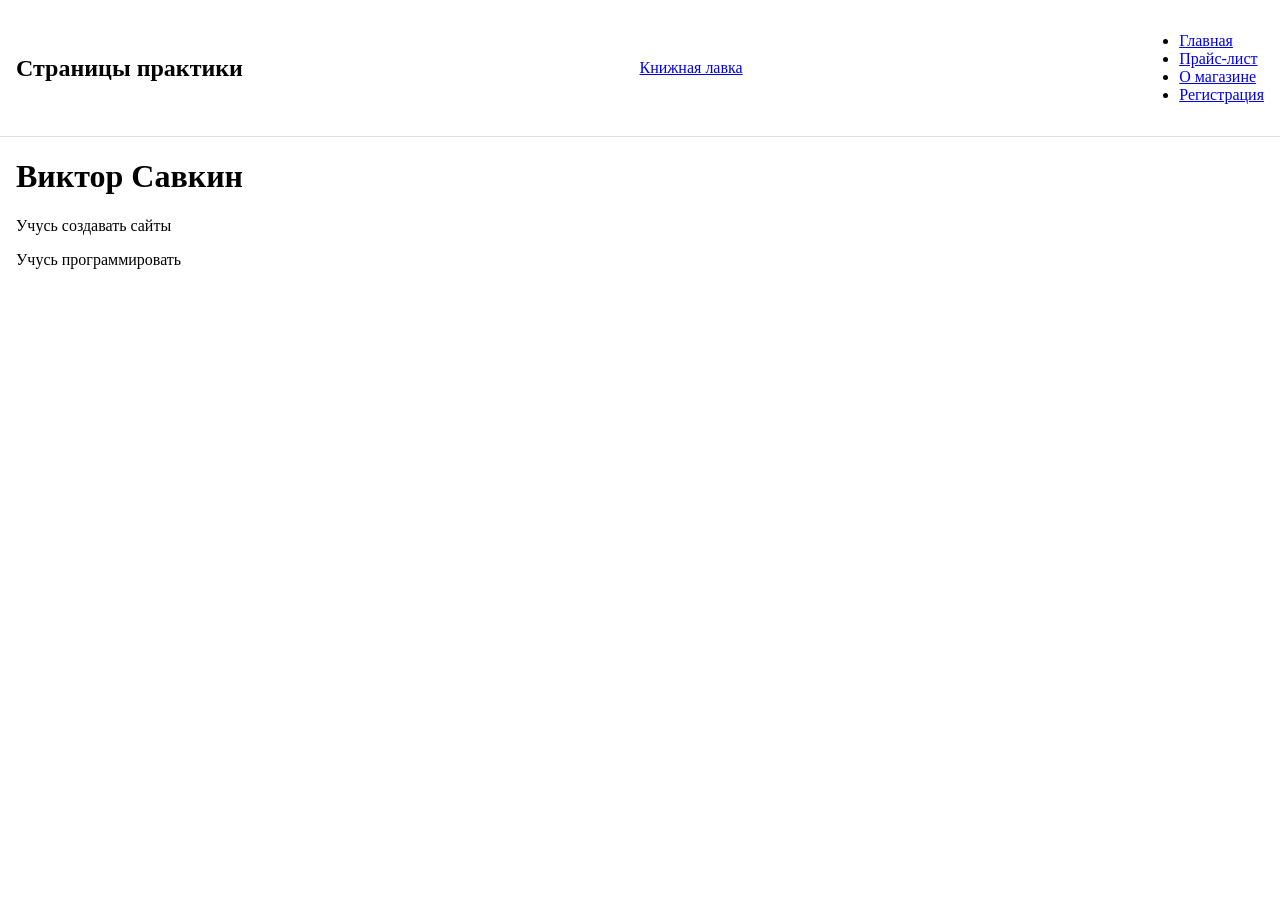
<file: index.html>
<!DOCTYPE html>
<html lang="ru">
<head>
    <link rel="stylesheet" href="css/style.css">
    <meta charset="UTF-8">
    <title>Практика — Имя Фамилия</title>
</head>
<body>
<header>
    <h2>Страницы практики</h2>
    <a href="index.html">Книжная лавка</a>
    <nav>
        <ul>
        <li><a class="active" href="index.html">Главная</a></li>
        <li><a href="prices.html">Прайс-лист</a></li>
        <li><a  href="about.html">О магазине</a></li>
        <li><a href="register.html">Регистрация</a></li>
        </ul>
    </nav>

</header>
<main> <h1>Виктор Савкин</h1>
    <p>Учусь создавать сайты</p>
    <p>Учусь программировать</p></main>
</body>
</html>
</file>
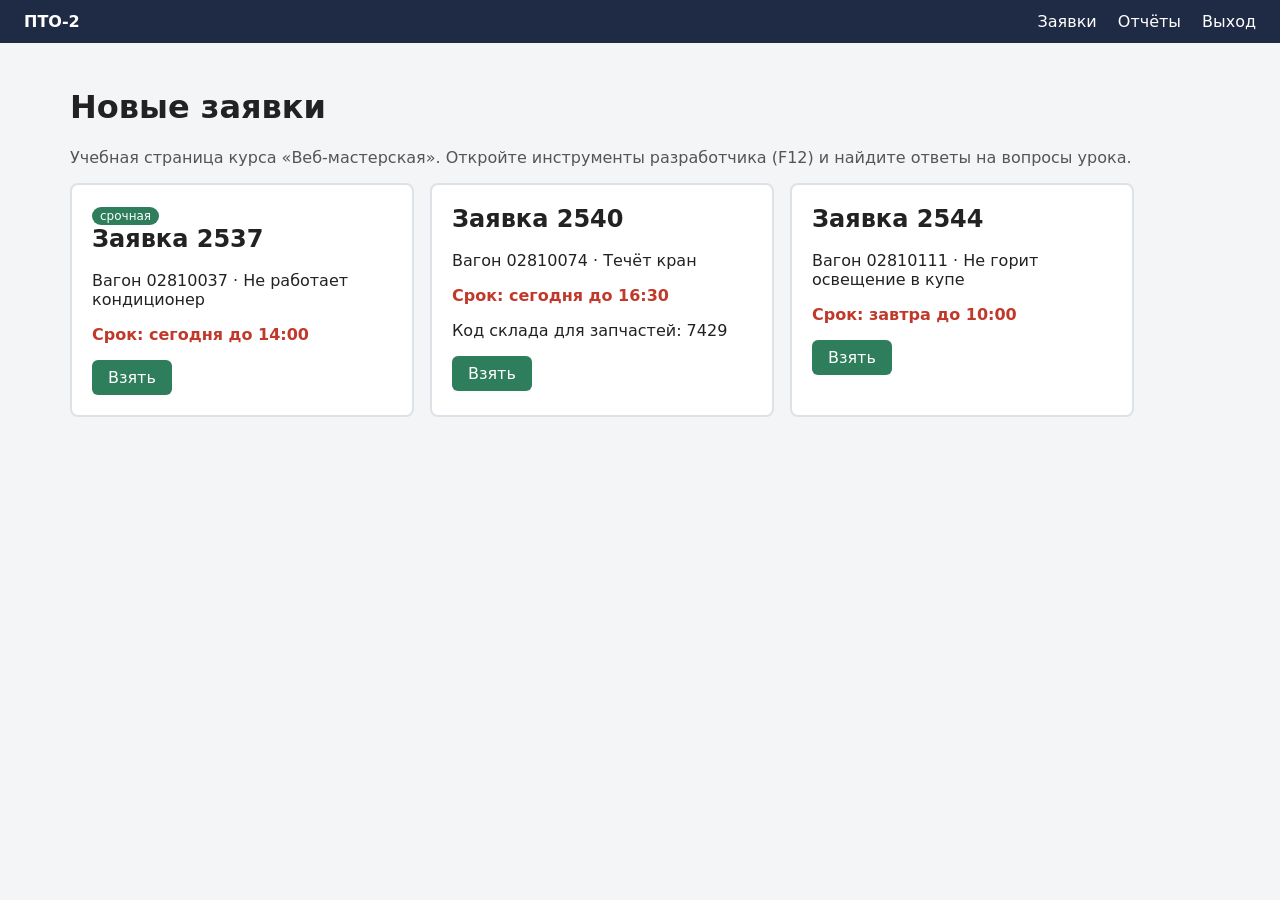
<file: devtools/index.html>
<!DOCTYPE html>
<html lang="ru">
<head>
  <meta charset="utf-8">
  <meta name="viewport" content="width=device-width, initial-scale=1">
  <title>Заявки ПТО-2 — учебная страница для DevTools</title>
  <link rel="icon" href="data:,">
  <link rel="stylesheet" href="style.css">
</head>
<body>
  <header class="top">
    <a class="logo" href="#">ПТО-2</a>
    <nav>
      <a href="#">Заявки</a>
      <a href="#">Отчёты</a>
      <a class="exit" href="#">Выход</a>
    </nav>
  </header>
  <main id="list">
    <h1>Новые заявки</h1>
    <p class="lead">Учебная страница курса «Веб-мастерская». Откройте инструменты разработчика (F12) и найдите ответы на вопросы урока.</p>
    <div class="cards">
      <article class="card">
        <span class="badge">срочная</span>
        <h2 class="card-title">Заявка 2537</h2>
        <p>Вагон 02810037 · Не работает кондиционер</p>
        <p class="deadline">Срок: сегодня до 14:00</p>
        <button class="btn" type="button">Взять</button>
      </article>
      <article class="card">
        <h2 class="card-title">Заявка 2540</h2>
        <p>Вагон 02810074 · Течёт кран</p>
        <p class="deadline">Срок: сегодня до 16:30</p>
        <p class="note">Код склада для запчастей: 7429</p>
        <button class="btn" type="button">Взять</button>
      </article>
      <article class="card">
        <h2 class="card-title">Заявка 2544</h2>
        <p>Вагон 02810111 · Не горит освещение в купе</p>
        <p class="deadline">Срок: завтра до 10:00</p>
        <button class="btn" type="button">Взять</button>
      </article>
    </div>
  </main>
</body>
</html>
</file>
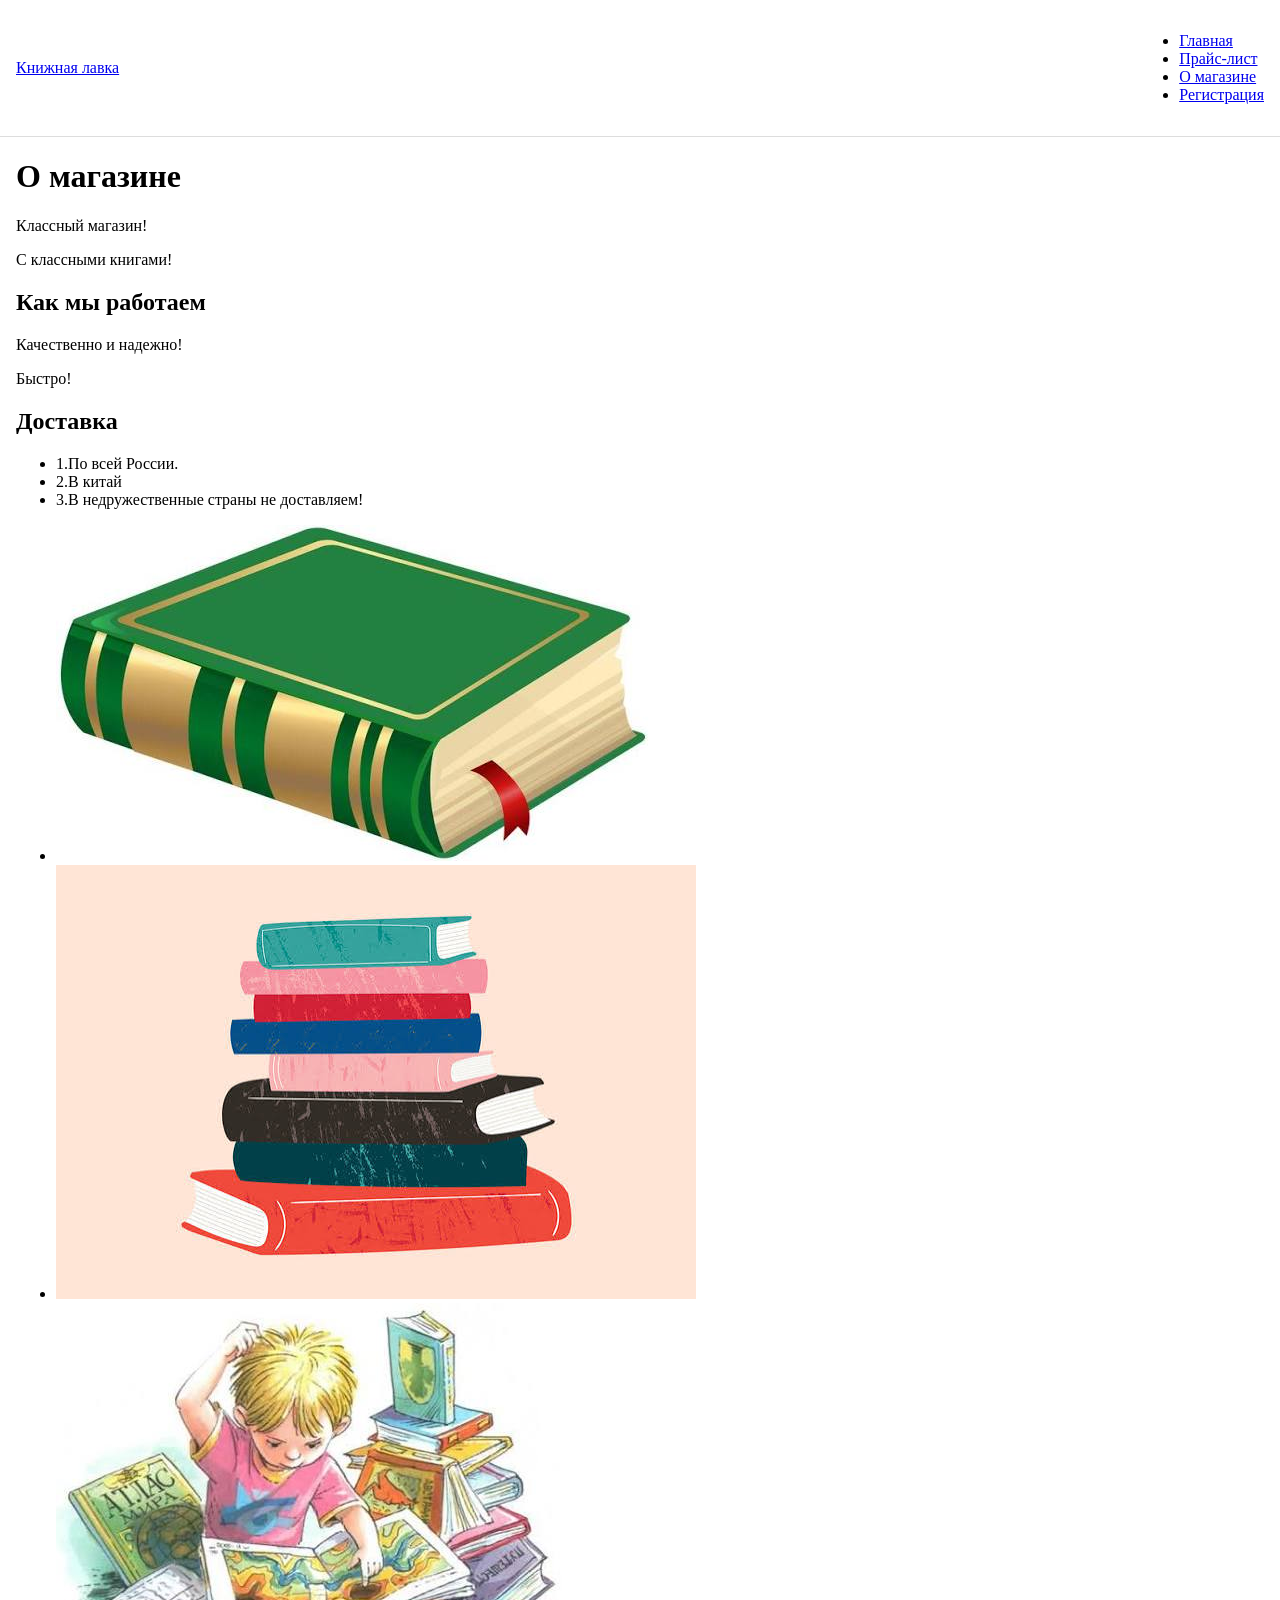
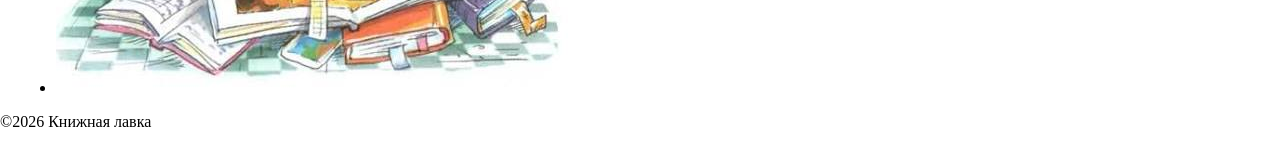
<file: about.html>
<!DOCTYPE html>
<html lang="ru">
<head>
    <meta charset="UTF-8">
    <title>О магазине</title>
    <link rel="stylesheet" href="css/style.css">

</head>
<body>
    <header>
        <a href="index.html">Книжная лавка</a>
        <nav>
            <ul>
            <li><a href="index.html">Главная</a></li>
            <li><a href="prices.html">Прайс-лист</a></li>
            <li><a class="active" href="about.html">О магазине</a></li>
            <li><a href="register.html">Регистрация</a></li>
            </ul>
        </nav>
    </header>
    <main>
        <h1>О магазине</h1>
        <p>Классный магазин!</p>
        <p>С классными книгами!</p>
        <section>
            <h2>Как мы работаем</h2>
            <p>Качественно и надежно!</p>
            <p>Быстро!</p>
        </section>
        <section>
            <h2>Доставка</h2>

            <ul>
                <li>1.По всей России.</li>
                <li>2.В китай</li>
                <li>3.В недружественные страны не доставляем!</li>
            </ul>

        </section>
        <ul>
            <li><img src="img/images.jpg" alt="Книга"></li>
            <li><img src="img/images2.jpg" alt="Учебник"></li>
            <li><img src="img/images3.jpg" alt="Ученик"></li>
        </ul>

    </main>
<footer>
    <p>©2026 Книжная лавка</p>
</footer>
</body>
</html>
</file>
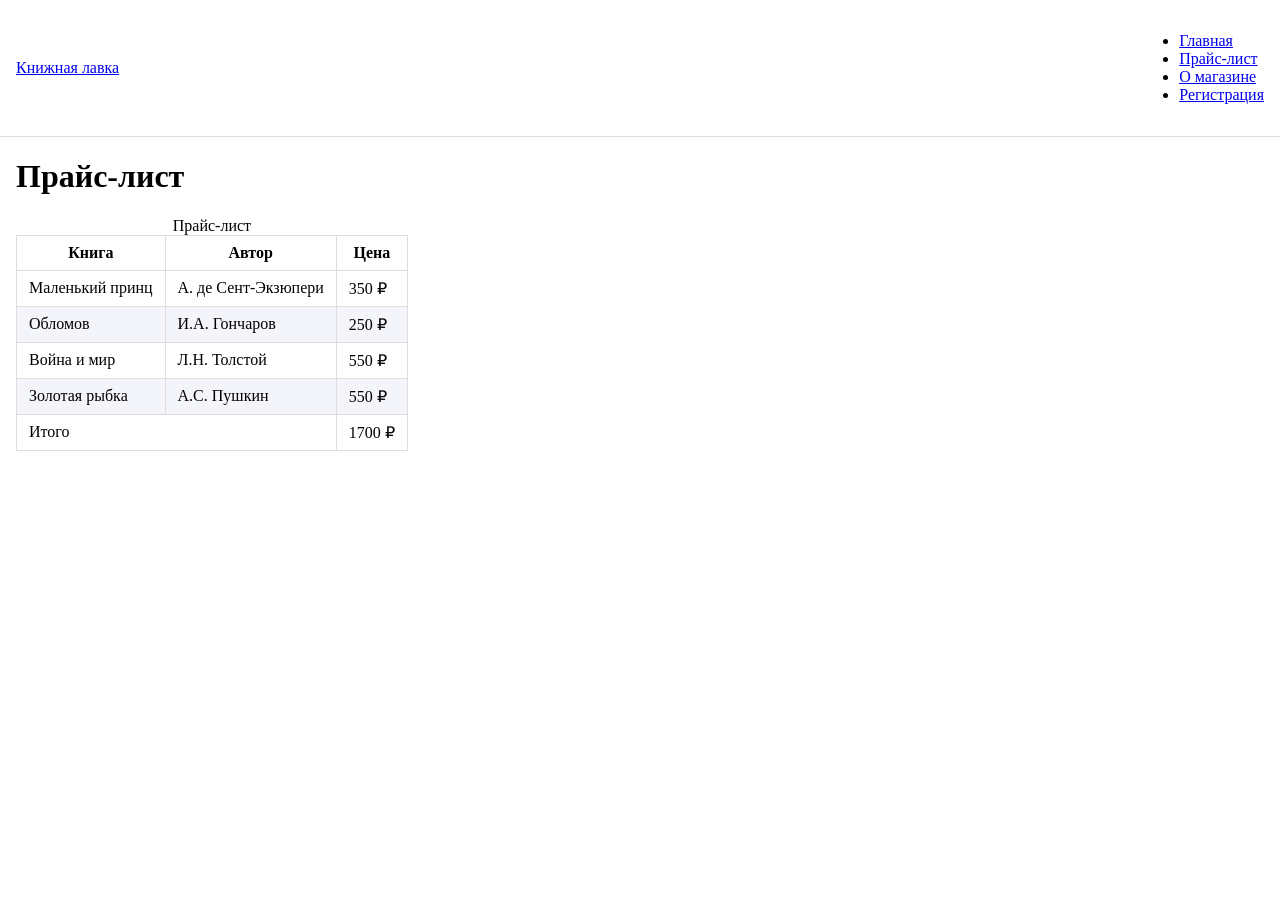
<file: prices.html>
<!DOCTYPE html>
<html lang="ru" xmlns="http://www.w3.org/1999/xhtml">
<head>
    <meta charset="UTF-8">
<title>Цены</title>
    <link rel="stylesheet" href="css/style.css">

</head>
<body>
    <header>
        <a href="index.html">Книжная лавка</a>
        <nav>
            <ul>
            <li><a href="index.html">Главная</a></li>
            <li><a class="active" href="prices.html">Прайс-лист</a></li>
            <li><a href="about.html">О магазине</a></li>
            <li><a href="register.html">Регистрация</a></li>
            </ul>
        </nav>
    </header>
    <main>
        <h1>Прайс-лист</h1>
    <table>
            <caption>Прайс-лист</caption>
        <thead>
        <tr>

            <th scope="col">Книга</th>
            <th scope="col">Автор</th>
            <th scope="col">Цена</th>
        </tr>
        </thead>
<tbody>
    <tr>
        <td>Маленький принц</td>
        <td>А. де Сент-Экзюпери</td>
        <td>350 ₽</td>
    </tr>
    <tr>
        <td>Обломов</td>
        <td>И.А. Гончаров</td>
        <td>250 ₽</td>
    </tr>
    <tr>
        <td>Война и мир</td>
        <td>Л.Н. Толстой</td>
        <td>550 ₽</td>
    </tr>
    <tr>
        <td>Золотая рыбка</td>
        <td>А.С. Пушкин</td>
        <td>550 ₽</td>
    </tr>
</tbody>
<tfoot>
    <tr>
        <td colspan="2">Итого</td>
        <td>1700 ₽</td>
    </tr>
</tfoot>
</table>
</main>
</body>
</html>
</file>
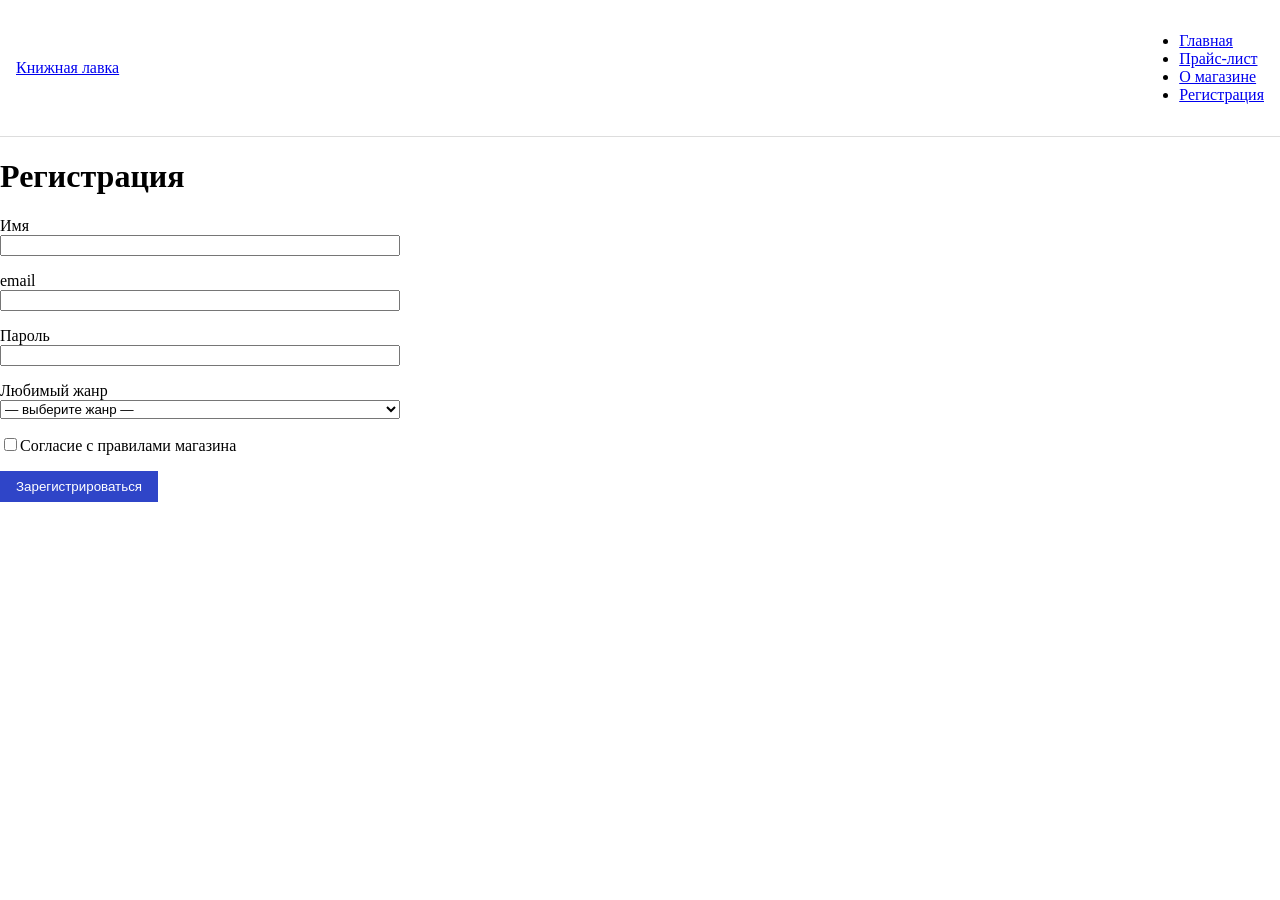
<file: register.html>
<!DOCTYPE html>
<html lang="ru">
<head>
    <meta charset="UTF-8">
    <title>Регистрация</title>
    <link rel="stylesheet" href="css/style.css">

</head>
<body>
    <header>
        <a href="index.html">Книжная лавка</a>
        <nav>
            <ul>
            <li><a href="index.html">Главная</a></li>
            <li><a href="prices.html">Прайс-лист</a></li>
            <li><a href="about.html">О магазине</a></li>
            <li><a class="active" href="register.html">Регистрация</a></li>
            </ul>
        </nav>
    </header>
    <h1>Регистрация</h1>
    <form action="register.php" method="post">
        <p>
            <label for="name">Имя</label>
            <input type="text" id="name" name="name" required>
        </p>
        <p>
            <label for="email">email</label>
            <input type="email" id="email" name="email" minlength="8" required>
        </p>
        <p>
            <label for="password">Пароль</label>
            <input type="password" id="password" name="password" minlength="8" required>
        </p>
        <p>
        <label for="genre">Любимый жанр</label>
        <select id="genre" name="genre">

            <option value="hint">— выберите жанр —</option>

            <option value="">—выберите жанр—</option>

            <option value="classic">Классика</option>
            <option value="sf">Фантастика</option>
            <option value="detective">Детектив</option>
        </select>
        </p>
        <p>
            <label><input type="checkbox" name="agree" value="1" required>Согласие с правилами магазина</label>
        </p>
        <button type="submit">Зарегистрироваться</button>
    </form>
</body>
</html>
</file>
<file: css/style.css>
:root {
    --accent: #2f45c8;   /* основной цвет: ссылки, кнопки, текущий пункт меню */
    --text: #222222;     /* цвет текста */
    --bg: #ffffff;       /* фон страницы */
    --line: #dddddd;     /* рамки */
    --stripe: #f3f5fb;   /* фон чётных строк таблицы */
    --space: 16px;       /* базовый отступ */

}
*, *::before, *::after {
    box-sizing: border-box;
}
body{
    margin: 0;
}
header{
    display: flex;
    justify-content: space-between;
    align-items: center;
    padding: var(--space);
    border-bottom: 1px solid var(--line);

}
.active{
var(--accent);
}
main{
    max-width:960px;
    margin:0;
    padding: 0 var(--space);
}
img{
    max-width:100%;
    heightl:auto;
}
/*Прайс-лист — ветка*/
table { border-collapse: collapse; }         /* одна общая рамка между ячейками, а не две */
td, th { border: 1px solid var(--line); padding: 8px 12px; }
tbody tr:nth-child(even) { background: var(--stripe); }   /* каждая вторая строка */

label { display: block; }                     /* подпись — отдельной строкой над полем */
input, select { width: 100%; }

form{
    max-width:400px;
}
label {
    display: block;                  /* подпись — отдельной строкой над полем */
}
form p{
    margin: 0 0 var(--space);
}
input, select {
    width: 100%;                     /* поля и список жанров — во всю ширину формы */
}
input[type="checkbox"] {
    width: auto;                     /* чекбокс не растягиваем (исключение) */
}

input:focus,
select:focus {
    outline: none;
    border: 2px solid var(--accent); /* рамка у поля в фокусе */
}

button {
    background: var(--accent);       /* кнопка — фон акцентного цвета */
    color: #ffffff;                  /* белый текст */
    border: none;                    /* без рамки */
    padding: 8px 16px;
    cursor: pointer;
}

button:hover {
    background: #22339b;
}
@media (max-width: 600px){
    header {
        flex-direction: column;
        flex-wrap: wrap;
    }
    nav ul {
        flex-wrap: wrap;
    }

}
</file>
<file: devtools/style.css>
/* Учебная страница для инструментов разработчика. Ошибки здесь — нарочно: их нужно найти в DevTools. */

:root {
  --accent: #2e7d5b;
  --text: #222222;
}

body {
  margin: 0;
  font-family: system-ui, "Segoe UI", sans-serif;
  color: var(--text);
  background: #f4f5f7;

}

.top {
  display: flex;
  justify-content: space-between;
  align-items: center;
  padding: 12px 24px;
  background: #1f2a44;
}

.top a {
  color: #ffffff;
  text-decoration: none;
  margin-left: 16px;
}

.top .logo {
  margin-left: 0;
  font-weight: 700;
}

.top .exit {
  color: #ffffff;
}

#list {
  max-width: 1140px;
  margin: 0 auto;
  padding: 24px;
}

.lead {
  color: #555555;
}

.cards {
  display: grid;
  grid-template-columns: repeat(auto-fill, 344px);
  gap: 16px;
}

.card {
  width: 300px;
  padding: 20px;
  border: 2px solid #dde1e8;
  border-radius: 8px;
  background: #ffffff;
}

.card-title {
  margin: 0 0 18px;
  font-size: Arial;
}

.deadline {
  color: #c0392b;
  font-weight: 700;
}

#list .deadline {
  color: #c0392b;
}

.badge {
  display: inline-block;
  padding: 2px 8px;
  border-radius: 10px;
  background: var(--accent);
  color: #ffffff;
  font-size: 12px;
}



.btn {
  padding: 8px 16px;
  border: 0;
  border-radius: 6px;
  background: var(--accent);
  color: #ffffff;
  font: inherit;
  cursor: pointer;
}

.btn:hover {
  background: #e67e22;
}

.requests {
  border-collapse: collapse;
  background: #ffffff;
}

.requests th,
.requests td {
  padding: 6px 10px;
  border: 1px solid #dde1e8;
  text-align: left;
}

.requests .btn {
  padding: 4px 10px;
}

@media (max-width: 600px) {
  .cards {
    grid-template-columns: 1fr;
  }

  .card {
    width: auto;
  }

  .top {
    background: #8e2c2c;
  }
}
</file>
